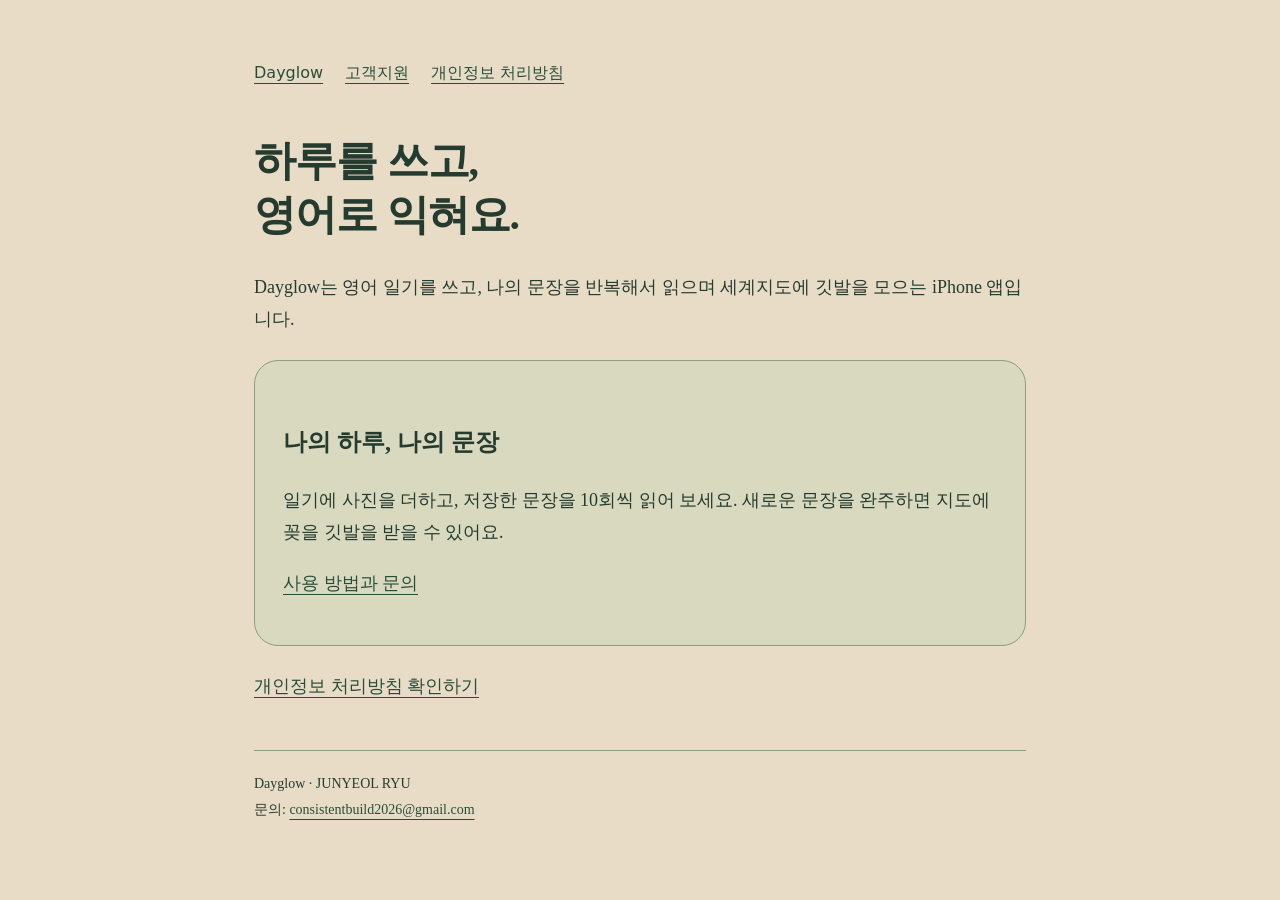
<file: index.html>
<!doctype html><html lang="ko"><head><meta charset="utf-8"><meta name="viewport" content="width=device-width, initial-scale=1"><meta name="description" content="Dayglow 영어 일기 앱의 고객지원 및 개인정보 안내"><title>영어로 기록하는 하루 · Dayglow</title><link rel="stylesheet" href="style.css"></head><body><main><nav aria-label="안내"><a href="index.html">Dayglow</a><a href="support.html">고객지원</a><a href="privacy.html">개인정보 처리방침</a></nav><h1>하루를 쓰고,<br>영어로 익혀요.</h1><p>Dayglow는 영어 일기를 쓰고, 나의 문장을 반복해서 읽으며 세계지도에 깃발을 모으는 iPhone 앱입니다.</p><article><h2>나의 하루, 나의 문장</h2><p>일기에 사진을 더하고, 저장한 문장을 10회씩 읽어 보세요. 새로운 문장을 완주하면 지도에 꽂을 깃발을 받을 수 있어요.</p><p><a href="support.html">사용 방법과 문의</a></p></article><p><a href="privacy.html">개인정보 처리방침 확인하기</a></p><footer>Dayglow · JUNYEOL RYU<br>문의: <a href="mailto:consistentbuild2026@gmail.com">consistentbuild2026@gmail.com</a></footer></main></body></html>
</file>
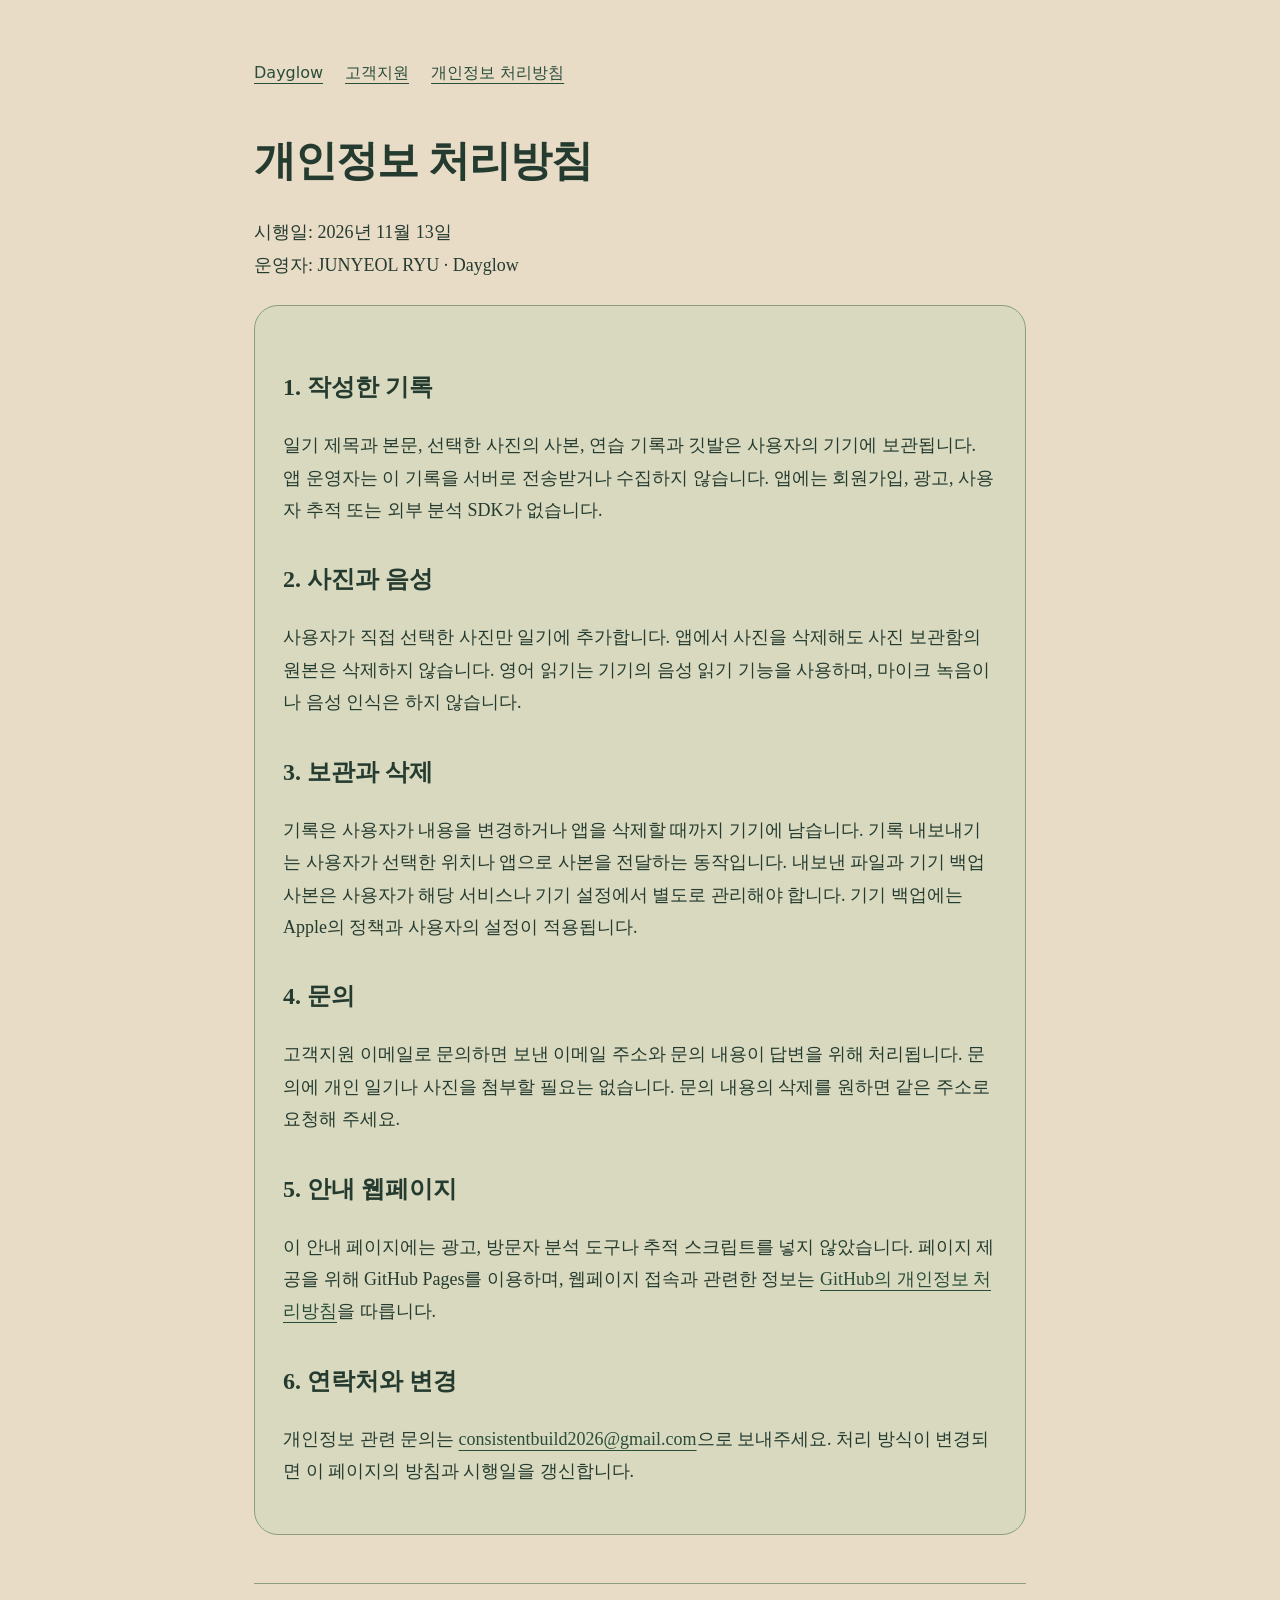
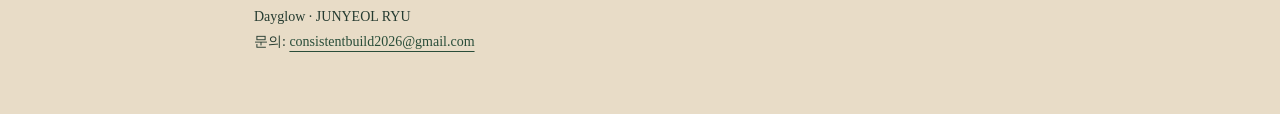
<file: privacy.html>
<!doctype html><html lang="ko"><head><meta charset="utf-8"><meta name="viewport" content="width=device-width, initial-scale=1"><meta name="description" content="Dayglow 영어 일기 앱의 고객지원 및 개인정보 안내"><title>개인정보 처리방침 · Dayglow</title><link rel="stylesheet" href="style.css"></head><body><main><nav aria-label="안내"><a href="index.html">Dayglow</a><a href="support.html">고객지원</a><a href="privacy.html">개인정보 처리방침</a></nav><h1>개인정보 처리방침</h1><p>시행일: 2026년 11월 13일<br>운영자: JUNYEOL RYU · Dayglow</p><article><h2>1. 작성한 기록</h2><p>일기 제목과 본문, 선택한 사진의 사본, 연습 기록과 깃발은 사용자의 기기에 보관됩니다. 앱 운영자는 이 기록을 서버로 전송받거나 수집하지 않습니다. 앱에는 회원가입, 광고, 사용자 추적 또는 외부 분석 SDK가 없습니다.</p><h2>2. 사진과 음성</h2><p>사용자가 직접 선택한 사진만 일기에 추가합니다. 앱에서 사진을 삭제해도 사진 보관함의 원본은 삭제하지 않습니다. 영어 읽기는 기기의 음성 읽기 기능을 사용하며, 마이크 녹음이나 음성 인식은 하지 않습니다.</p><h2>3. 보관과 삭제</h2><p>기록은 사용자가 내용을 변경하거나 앱을 삭제할 때까지 기기에 남습니다. 기록 내보내기는 사용자가 선택한 위치나 앱으로 사본을 전달하는 동작입니다. 내보낸 파일과 기기 백업 사본은 사용자가 해당 서비스나 기기 설정에서 별도로 관리해야 합니다. 기기 백업에는 Apple의 정책과 사용자의 설정이 적용됩니다.</p><h2>4. 문의</h2><p>고객지원 이메일로 문의하면 보낸 이메일 주소와 문의 내용이 답변을 위해 처리됩니다. 문의에 개인 일기나 사진을 첨부할 필요는 없습니다. 문의 내용의 삭제를 원하면 같은 주소로 요청해 주세요.</p><h2>5. 안내 웹페이지</h2><p>이 안내 페이지에는 광고, 방문자 분석 도구나 추적 스크립트를 넣지 않았습니다. 페이지 제공을 위해 GitHub Pages를 이용하며, 웹페이지 접속과 관련한 정보는 <a href="https://docs.github.com/en/site-policy/privacy-policies/github-general-privacy-statement">GitHub의 개인정보 처리방침</a>을 따릅니다.</p><h2>6. 연락처와 변경</h2><p>개인정보 관련 문의는 <a href="mailto:consistentbuild2026@gmail.com">consistentbuild2026@gmail.com</a>으로 보내주세요. 처리 방식이 변경되면 이 페이지의 방침과 시행일을 갱신합니다.</p></article><footer>Dayglow · JUNYEOL RYU<br>문의: <a href="mailto:consistentbuild2026@gmail.com">consistentbuild2026@gmail.com</a></footer></main></body></html>
</file>
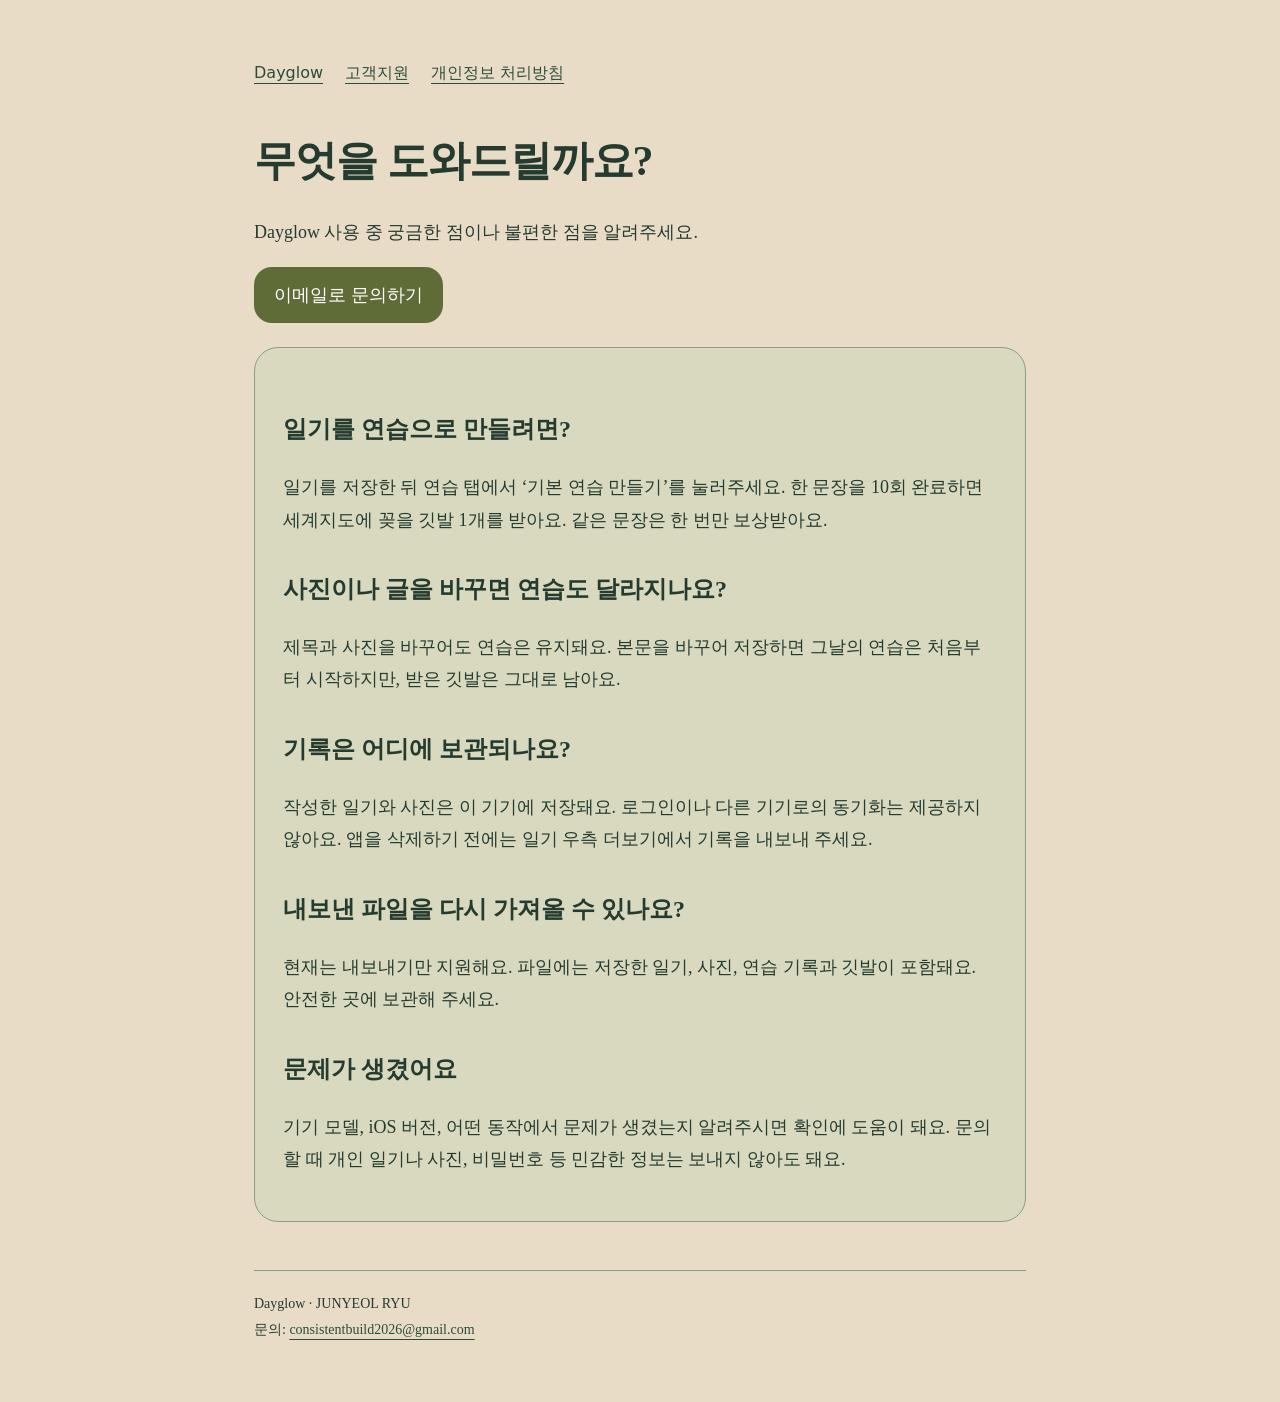
<file: support.html>
<!doctype html><html lang="ko"><head><meta charset="utf-8"><meta name="viewport" content="width=device-width, initial-scale=1"><meta name="description" content="Dayglow 영어 일기 앱의 고객지원 및 개인정보 안내"><title>고객지원 · Dayglow</title><link rel="stylesheet" href="style.css"></head><body><main><nav aria-label="안내"><a href="index.html">Dayglow</a><a href="support.html">고객지원</a><a href="privacy.html">개인정보 처리방침</a></nav><h1>무엇을 도와드릴까요?</h1><p>Dayglow 사용 중 궁금한 점이나 불편한 점을 알려주세요.</p><p><a class="contact" href="mailto:consistentbuild2026@gmail.com?subject=Dayglow%20문의">이메일로 문의하기</a></p><article><h2>일기를 연습으로 만들려면?</h2><p>일기를 저장한 뒤 연습 탭에서 ‘기본 연습 만들기’를 눌러주세요. 한 문장을 10회 완료하면 세계지도에 꽂을 깃발 1개를 받아요. 같은 문장은 한 번만 보상받아요.</p><h2>사진이나 글을 바꾸면 연습도 달라지나요?</h2><p>제목과 사진을 바꾸어도 연습은 유지돼요. 본문을 바꾸어 저장하면 그날의 연습은 처음부터 시작하지만, 받은 깃발은 그대로 남아요.</p><h2>기록은 어디에 보관되나요?</h2><p>작성한 일기와 사진은 이 기기에 저장돼요. 로그인이나 다른 기기로의 동기화는 제공하지 않아요. 앱을 삭제하기 전에는 일기 우측 더보기에서 기록을 내보내 주세요.</p><h2>내보낸 파일을 다시 가져올 수 있나요?</h2><p>현재는 내보내기만 지원해요. 파일에는 저장한 일기, 사진, 연습 기록과 깃발이 포함돼요. 안전한 곳에 보관해 주세요.</p><h2>문제가 생겼어요</h2><p>기기 모델, iOS 버전, 어떤 동작에서 문제가 생겼는지 알려주시면 확인에 도움이 돼요. 문의할 때 개인 일기나 사진, 비밀번호 등 민감한 정보는 보내지 않아도 돼요.</p></article><footer>Dayglow · JUNYEOL RYU<br>문의: <a href="mailto:consistentbuild2026@gmail.com">consistentbuild2026@gmail.com</a></footer></main></body></html>
</file>
<file: style.css>
*{box-sizing:border-box}body{margin:0;background:#E8DCC7;color:#253b30;font:18px/1.8 Georgia,"Apple SD Gothic Neo",serif}main{max-width:820px;margin:auto;padding:60px 24px}a{color:#294d39;text-underline-offset:5px}nav{display:flex;gap:22px;flex-wrap:wrap;margin-bottom:48px;font:16px/1.6 system-ui}h1{font-size:42px;line-height:1.3;letter-spacing:-1px}h2{font-size:24px;margin-top:32px}article{background:#d8d9be;border:1px solid #8b9d83;border-radius:24px;padding:28px;margin:24px 0}footer{border-top:1px solid #8b9d83;margin-top:48px;padding-top:20px;font-size:14px}.contact{display:inline-block;border-radius:18px;background:#606c38;color:#fff;padding:12px 20px;text-decoration:none;overflow-wrap:anywhere}p,li{overflow-wrap:anywhere}@media(max-width:500px){main{padding:28px 18px}h1{font-size:32px}article{padding:20px}}a:focus-visible{outline:3px solid #606c38;outline-offset:5px}
</file>
